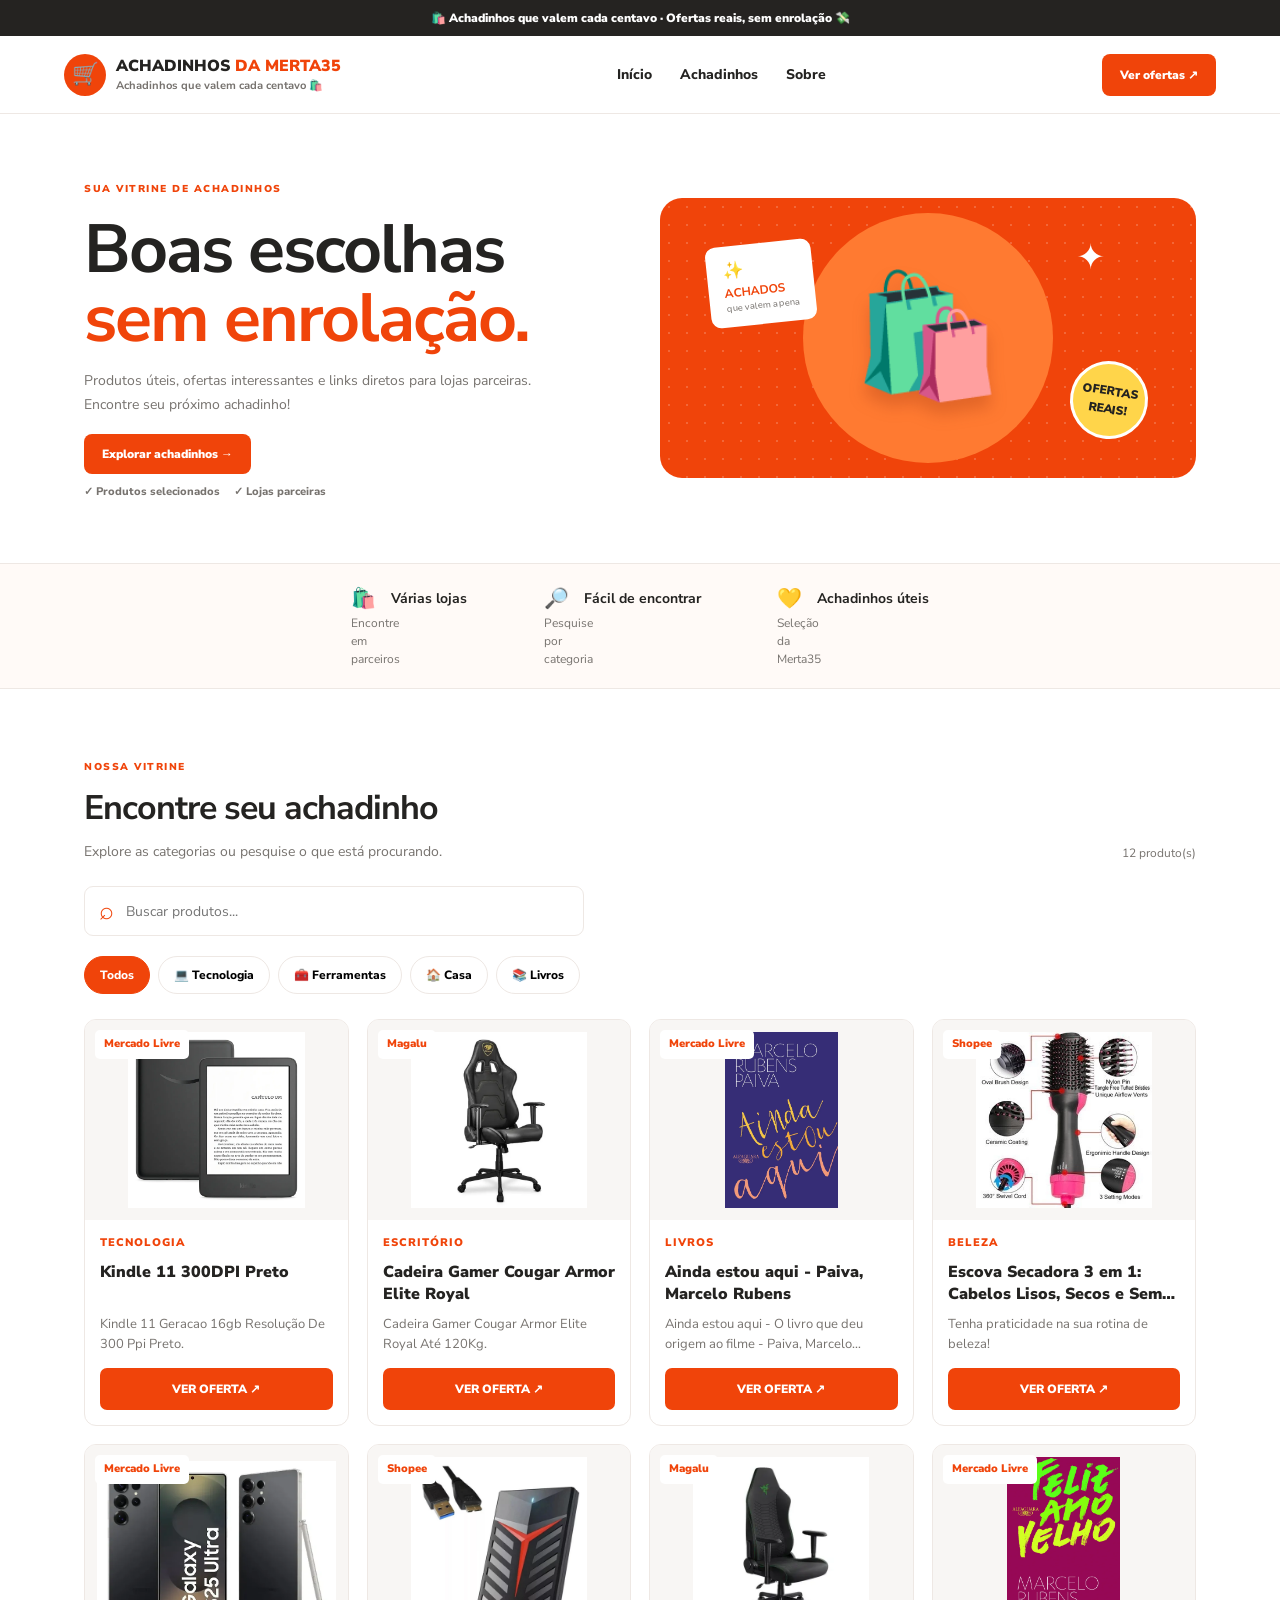
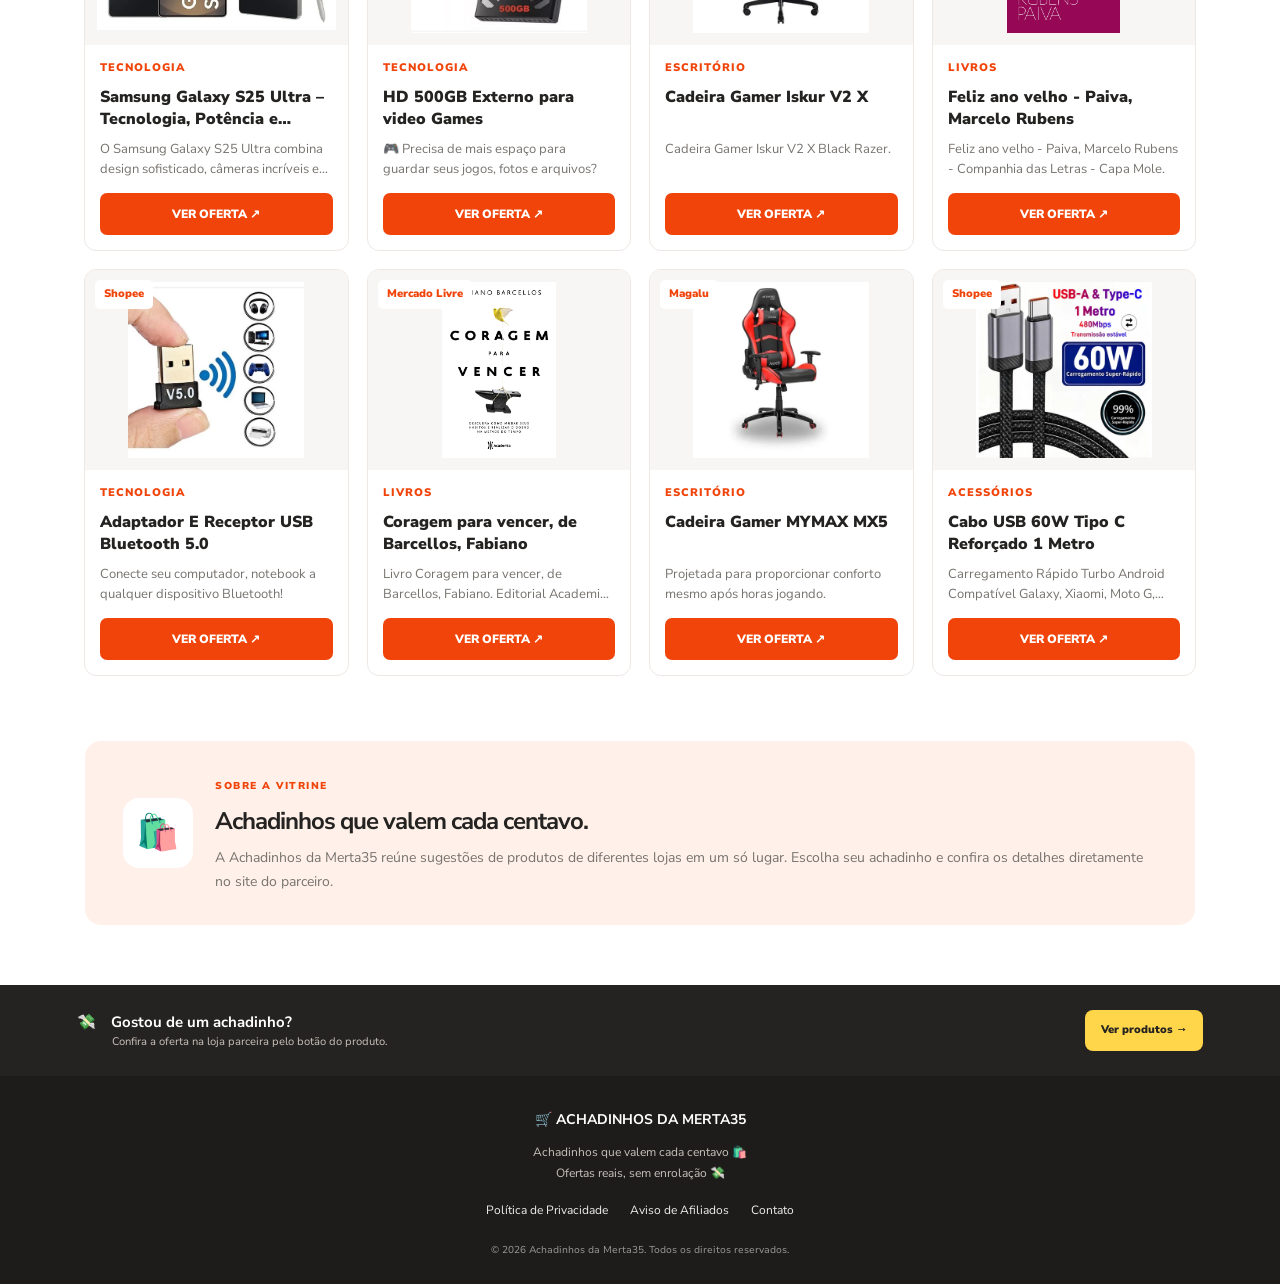
<file: index.html>
<!doctype html>
<html lang="pt-BR"><head><meta charset="utf-8"><meta name="viewport" content="width=device-width,initial-scale=1"><meta name="description" content="Achadinhos que valem cada centavo. Ofertas reais, sem enrolação."><meta name="theme-color" content="#f0440a"><meta name="p:domain_verify" content="083136e4441e8eb9bd2fec5c84f4f0e6"/><title>Achadinhos da Merta35</title><link rel="preconnect" href="https://fonts.googleapis.com"><link href="https://fonts.googleapis.com/css2?family=Nunito+Sans:wght@400;600;700;800;900&display=swap" rel="stylesheet"><link rel="stylesheet" href="style.css"></head>
<body><div class="topline">🛍️ Achadinhos que valem cada centavo · Ofertas reais, sem enrolação 💸</div>
<header><a class="brand" href="#"><span class="cart">🛒</span><span><b>ACHADINHOS <i>DA MERTA35</i></b><small>Achadinhos que valem cada centavo 🛍️</small></span></a><nav><a href="#inicio">Início</a><a href="#produtos">Achadinhos</a><a href="#sobre">Sobre</a></nav><a class="headbtn" href="#produtos">Ver ofertas ↗</a></header>
<main><section class="hero" id="inicio"><div><label>SUA VITRINE DE ACHADINHOS</label><h1>Boas escolhas<br><em>sem enrolação.</em></h1><p>Produtos úteis, ofertas interessantes e links diretos para lojas parceiras. Encontre seu próximo achadinho!</p><a class="btn" href="#produtos">Explorar achadinhos →</a><div class="checks">✓ Produtos selecionados　 ✓ Lojas parceiras</div></div><div class="heroart"><div class="sun"></div><div class="mini">✨<b>ACHADOS</b><small>que valem a pena</small></div><div class="bag">🛍️</div><div class="sticker">OFERTAS<br>REAIS!</div><span class="spark">✦</span></div></section>
<section class="benefits"><div>🛍️ <b>Várias lojas</b><small>Encontre em parceiros</small></div><div>🔎 <b>Fácil de encontrar</b><small>Pesquise por categoria</small></div><div>💛 <b>Achadinhos úteis</b><small>Seleção da Merta35</small></div></section>
<section class="catalog" id="produtos"><div class="heading"><div><label>NOSSA VITRINE</label><h2>Encontre seu achadinho</h2><p>Explore as categorias ou pesquise o que está procurando.</p></div><span id="count"></span></div><div class="search"><span>⌕</span><input id="search" type="search" placeholder="Buscar produtos..."></div><div class="filters"><button class="active" data-cat="Todos">Todos</button><button data-cat="Tecnologia">💻 Tecnologia</button><button data-cat="Ferramentas">🧰 Ferramentas</button><button data-cat="Casa">🏠 Casa</button><button data-cat="Livros">📚 Livros</button></div><div class="grid" id="grid"></div><div id="empty" hidden class="empty">🔎<h3>Nenhum achadinho encontrado</h3><p>Tente outro termo ou categoria.</p><button id="clear">Limpar busca</button></div></section>
<section class="about" id="sobre"><div class="abouticon">🛍️</div><div><label>SOBRE A VITRINE</label><h2>Achadinhos que valem cada centavo.</h2><p>A Achadinhos da Merta35 reúne sugestões de produtos de diferentes lojas em um só lugar. Escolha seu achadinho e confira os detalhes diretamente no site do parceiro.</p></div></section>
<section class="closing"><div><b>💸　Gostou de um achadinho?</b><small>Confira a oferta na loja parceira pelo botão do produto.</small></div><a href="#produtos">Ver produtos →</a></section></main>
<footer><b>🛒 ACHADINHOS DA MERTA35</b><p>Achadinhos que valem cada centavo 🛍️<br>Ofertas reais, sem enrolação 💸</p><div><a href="politica-de-privacidade.html">Política de Privacidade</a><a href="aviso-de-afiliados.html">Aviso de Afiliados</a><a href="mailto:SEU-EMAIL-AQUI">Contato</a></div><small>© <span id="year"></span> Achadinhos da Merta35. Todos os direitos reservados.</small></footer>
<script src="produtos.js"></script><script src="script.js"></script></body></html>
</file>
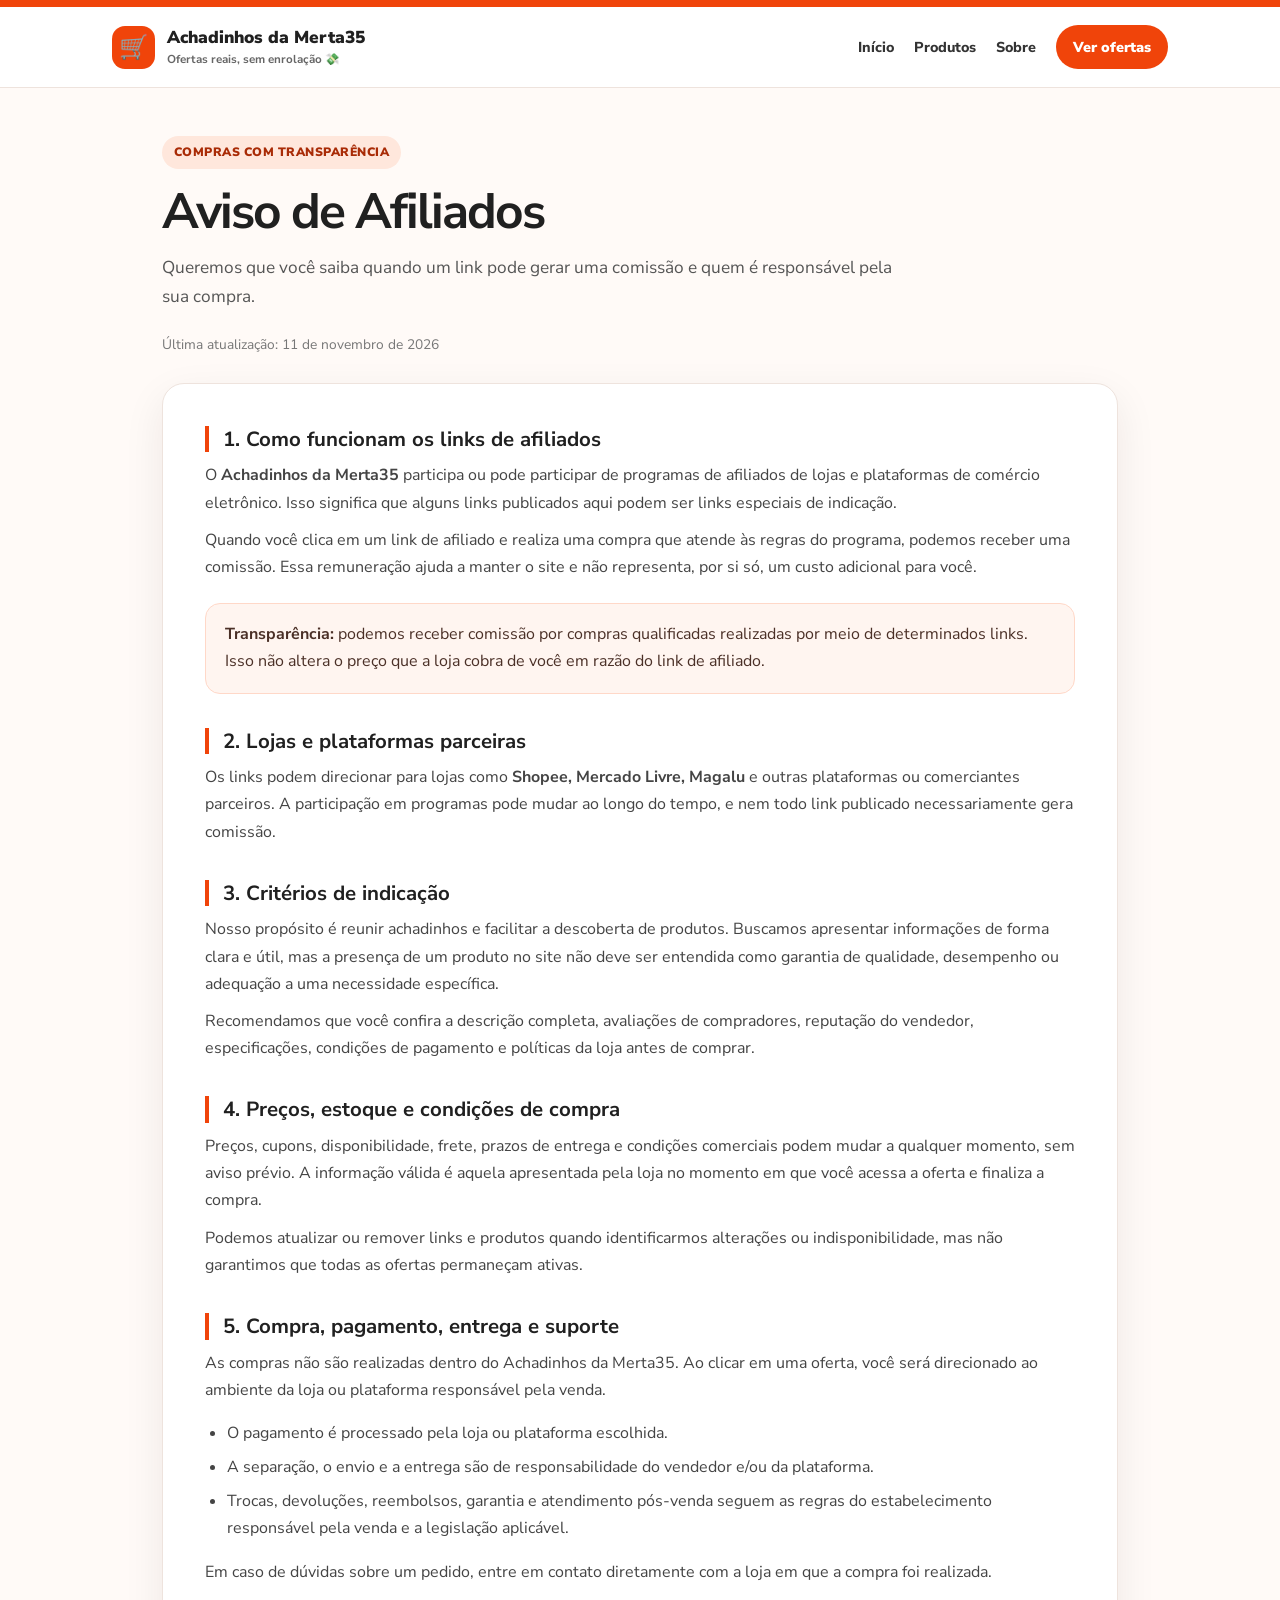
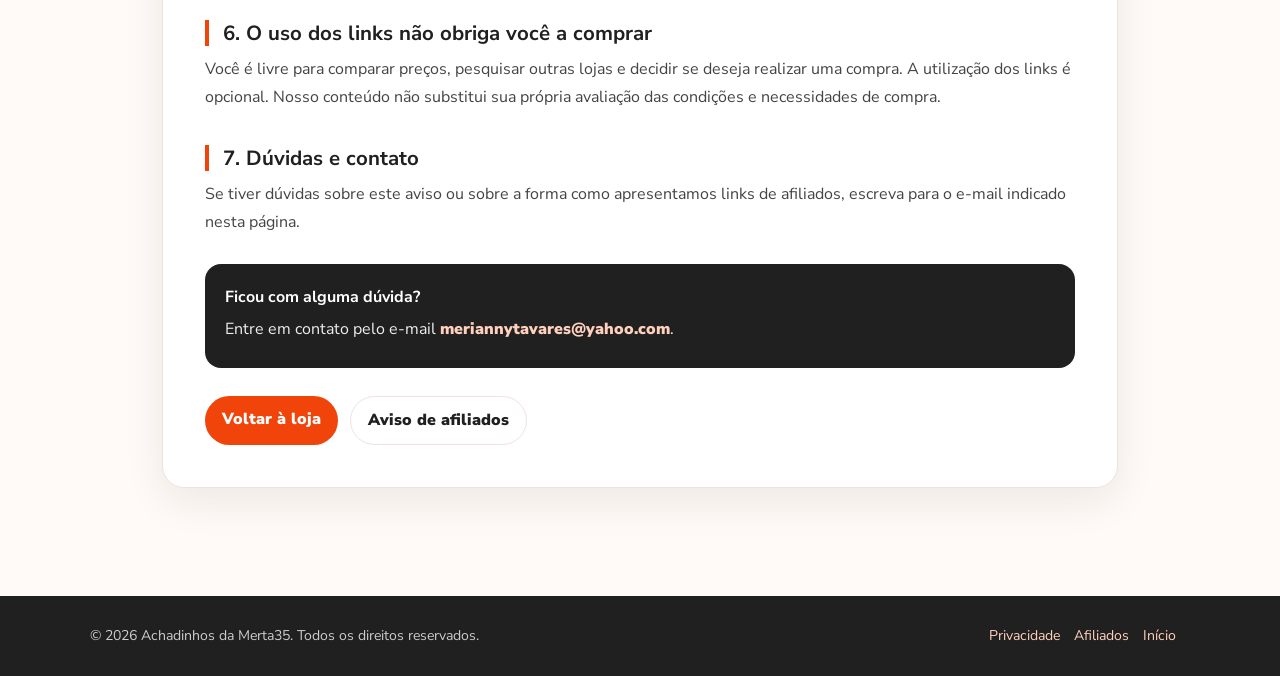
<file: aviso-de-afiliados.html>
<!doctype html>
<html lang="pt-BR">
<head>
<meta charset="utf-8">
<meta name="viewport" content="width=device-width, initial-scale=1">
<meta name="description" content="Entenda como funcionam os links de afiliados e como o Achadinhos da Merta35 pode receber comissões.">
<meta name="theme-color" content="#f0440a">
<title>Aviso de Afiliados | Achadinhos da Merta35</title>
<link rel="preconnect" href="https://fonts.googleapis.com">
<link rel="preconnect" href="https://fonts.gstatic.com" crossorigin>
<link href="https://fonts.googleapis.com/css2?family=Nunito+Sans:wght@400;600;700;800;900&display=swap" rel="stylesheet">
<style>
:root{--orange:#f0440a;--orange-dark:#cf3504;--ink:#202020;--muted:#666;--paper:#fff;--soft:#fff5f0;--line:#eee3dd;--shadow:0 14px 40px rgba(40,20,10,.08)}
*{box-sizing:border-box}
html{scroll-behavior:smooth}
body{margin:0;background:#fffaf7;color:var(--ink);font-family:"Nunito Sans",Arial,sans-serif;line-height:1.7}
a{color:var(--orange-dark);text-decoration:none}
a:hover{text-decoration:underline}
.topline{height:7px;background:var(--orange)}
header{background:#fff;border-bottom:1px solid var(--line)}
.header-inner{max-width:1100px;margin:auto;padding:18px 22px;display:flex;align-items:center;justify-content:space-between;gap:20px}
.brand{display:flex;align-items:center;gap:12px;color:var(--ink);font-weight:900;font-size:1.08rem;line-height:1.2}
.brand:hover{text-decoration:none}
.brand-mark{width:43px;height:43px;border-radius:13px;background:var(--orange);color:white;display:grid;place-items:center;font-size:24px}
.brand small{display:block;color:var(--muted);font-size:.72rem;font-weight:700;margin-top:4px}
nav{display:flex;align-items:center;gap:20px;flex-wrap:wrap;font-size:.9rem;font-weight:800}
nav a{color:#333}
nav .cta,.button{display:inline-block;background:var(--orange);color:white;padding:10px 17px;border-radius:999px;font-weight:900}
nav .cta:hover,.button:hover{background:var(--orange-dark);text-decoration:none}
main{max-width:1000px;margin:48px auto;padding:0 22px 60px}
.eyebrow{display:inline-block;background:#ffe7dc;color:#a92b06;border-radius:999px;padding:6px 12px;font-size:.76rem;font-weight:900;letter-spacing:.04em;text-transform:uppercase}
h1{font-size:clamp(2rem,5vw,3.1rem);line-height:1.12;letter-spacing:-.04em;margin:16px 0 12px}
.intro{font-size:1.08rem;color:#555;max-width:760px;margin:0 0 22px}
.updated{font-size:.86rem;color:#777;margin-bottom:26px}
.content-card{background:#fff;border:1px solid var(--line);border-radius:22px;padding:clamp(22px,4vw,42px);box-shadow:var(--shadow)}
.content-card h2{font-size:1.28rem;line-height:1.3;margin:34px 0 10px;padding-left:14px;border-left:4px solid var(--orange)}
.content-card h2:first-child{margin-top:0}
.content-card p{margin:10px 0;color:#444}
.content-card ul{padding-left:22px;color:#444}
.content-card li{margin:7px 0}
.highlight{background:var(--soft);border:1px solid #ffd8c8;border-radius:15px;padding:17px 19px;margin:22px 0;color:#4b3027}
.contact{margin-top:28px;padding:20px;border-radius:16px;background:#202020;color:#fff}
.contact p{color:#eee;margin:5px 0}
.contact a{color:#ffd0bd;font-weight:900}
.actions{display:flex;gap:12px;flex-wrap:wrap;margin-top:28px}
.button.secondary{background:#fff;color:var(--ink);border:1px solid var(--line)}
footer{background:#202020;color:#eee;padding:28px 22px}
.footer-inner{max-width:1100px;margin:auto;display:flex;justify-content:space-between;gap:20px;flex-wrap:wrap;font-size:.88rem}
footer a{color:#ffd0bd;margin-right:14px}
footer p{margin:0;color:#ccc}
@media(max-width:650px){.header-inner{align-items:flex-start;flex-direction:column}nav{gap:12px}.content-card{border-radius:16px}main{margin:30px auto;padding-left:15px;padding-right:15px}.intro{font-size:1rem}}
</style>
</head>
<body>
<div class="topline"></div>
<header>
  <div class="header-inner">
    <a class="brand" href="index.html">
      <span class="brand-mark" aria-hidden="true">🛒</span>
      <span>Achadinhos da Merta35<small>Ofertas reais, sem enrolação 💸</small></span>
    </a>
    <nav aria-label="Navegação principal">
      <a href="index.html#inicio">Início</a>
      <a href="index.html#produtos">Produtos</a>
      <a href="index.html#sobre">Sobre</a>
      <a class="cta" href="index.html#produtos">Ver ofertas</a>
    </nav>
  </div>
</header>
<main>
  <span class="eyebrow">Compras com transparência</span>
  <h1>Aviso de Afiliados</h1>
  <p class="intro">Queremos que você saiba quando um link pode gerar uma comissão e quem é responsável pela sua compra.</p>
  <p class="updated">Última atualização: 11 de novembro de 2026</p>
  <article class="content-card">
  
<h2>1. Como funcionam os links de afiliados</h2>
<p>O <strong>Achadinhos da Merta35</strong> participa ou pode participar de programas de afiliados de lojas e plataformas de comércio eletrônico. Isso significa que alguns links publicados aqui podem ser links especiais de indicação.</p>
<p>Quando você clica em um link de afiliado e realiza uma compra que atende às regras do programa, podemos receber uma comissão. Essa remuneração ajuda a manter o site e não representa, por si só, um custo adicional para você.</p>

<div class="highlight"><strong>Transparência:</strong> podemos receber comissão por compras qualificadas realizadas por meio de determinados links. Isso não altera o preço que a loja cobra de você em razão do link de afiliado.</div>

<h2>2. Lojas e plataformas parceiras</h2>
<p>Os links podem direcionar para lojas como <strong>Shopee, Mercado Livre, Magalu</strong> e outras plataformas ou comerciantes parceiros. A participação em programas pode mudar ao longo do tempo, e nem todo link publicado necessariamente gera comissão.</p>

<h2>3. Critérios de indicação</h2>
<p>Nosso propósito é reunir achadinhos e facilitar a descoberta de produtos. Buscamos apresentar informações de forma clara e útil, mas a presença de um produto no site não deve ser entendida como garantia de qualidade, desempenho ou adequação a uma necessidade específica.</p>
<p>Recomendamos que você confira a descrição completa, avaliações de compradores, reputação do vendedor, especificações, condições de pagamento e políticas da loja antes de comprar.</p>

<h2>4. Preços, estoque e condições de compra</h2>
<p>Preços, cupons, disponibilidade, frete, prazos de entrega e condições comerciais podem mudar a qualquer momento, sem aviso prévio. A informação válida é aquela apresentada pela loja no momento em que você acessa a oferta e finaliza a compra.</p>
<p>Podemos atualizar ou remover links e produtos quando identificarmos alterações ou indisponibilidade, mas não garantimos que todas as ofertas permaneçam ativas.</p>

<h2>5. Compra, pagamento, entrega e suporte</h2>
<p>As compras não são realizadas dentro do Achadinhos da Merta35. Ao clicar em uma oferta, você será direcionado ao ambiente da loja ou plataforma responsável pela venda.</p>
<ul>
<li>O pagamento é processado pela loja ou plataforma escolhida.</li>
<li>A separação, o envio e a entrega são de responsabilidade do vendedor e/ou da plataforma.</li>
<li>Trocas, devoluções, reembolsos, garantia e atendimento pós-venda seguem as regras do estabelecimento responsável pela venda e a legislação aplicável.</li>
</ul>
<p>Em caso de dúvidas sobre um pedido, entre em contato diretamente com a loja em que a compra foi realizada.</p>

<h2>6. O uso dos links não obriga você a comprar</h2>
<p>Você é livre para comparar preços, pesquisar outras lojas e decidir se deseja realizar uma compra. A utilização dos links é opcional. Nosso conteúdo não substitui sua própria avaliação das condições e necessidades de compra.</p>

<h2>7. Dúvidas e contato</h2>
<p>Se tiver dúvidas sobre este aviso ou sobre a forma como apresentamos links de afiliados, escreva para o e-mail indicado nesta página.</p>

  <div class="contact">
    <strong>Ficou com alguma dúvida?</strong>
    <p>Entre em contato pelo e-mail <a href="mailto:meriannytavares@yahoo.com">meriannytavares@yahoo.com</a>.</p>
  </div>
  <div class="actions">
    <a class="button" href="index.html">Voltar à loja</a>
    <a class="button secondary" href="aviso-de-afiliados.html">Aviso de afiliados</a>
  </div>
  </article>
</main>
<footer>
  <div class="footer-inner">
    <p>© 2026 Achadinhos da Merta35. Todos os direitos reservados.</p>
    <div><a href="politica-de-privacidade.html">Privacidade</a><a href="aviso-de-afiliados.html">Afiliados</a><a href="index.html">Início</a></div>
  </div>
</footer>
</body>
</html>
</file>
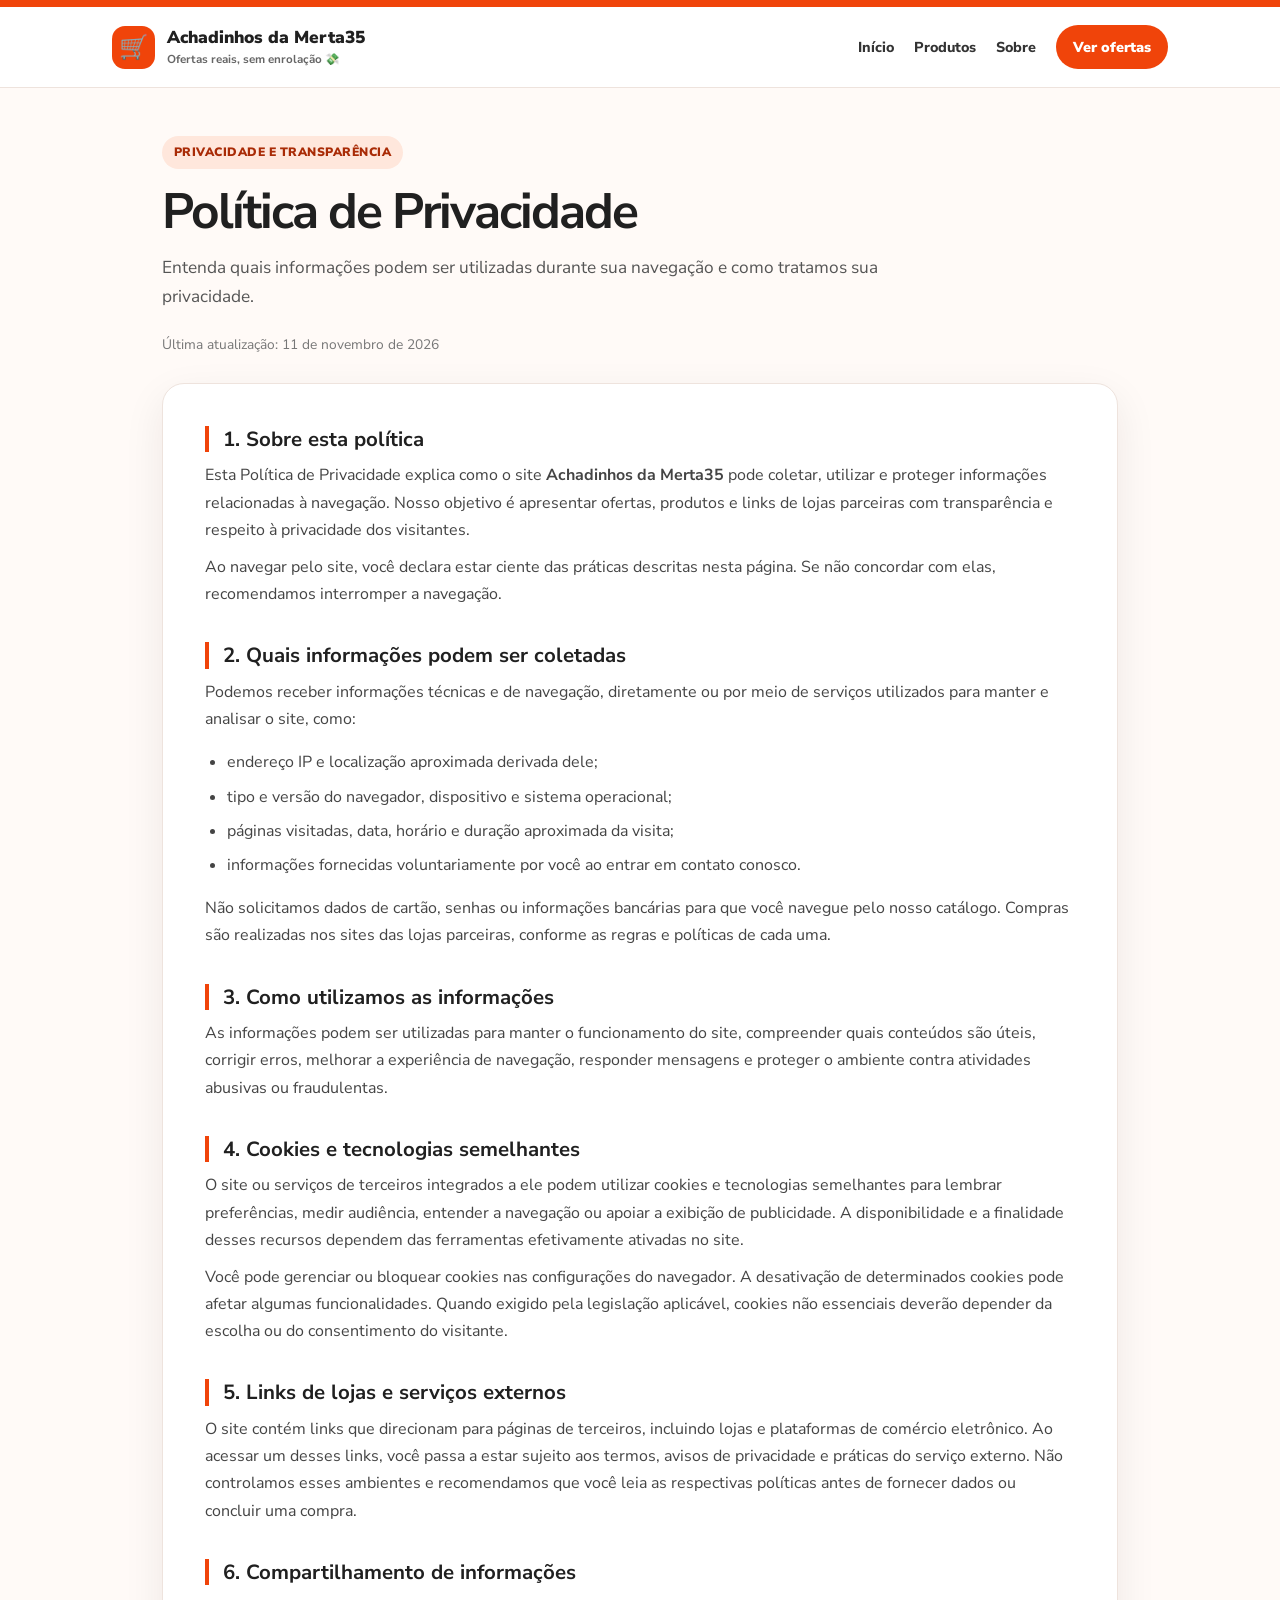
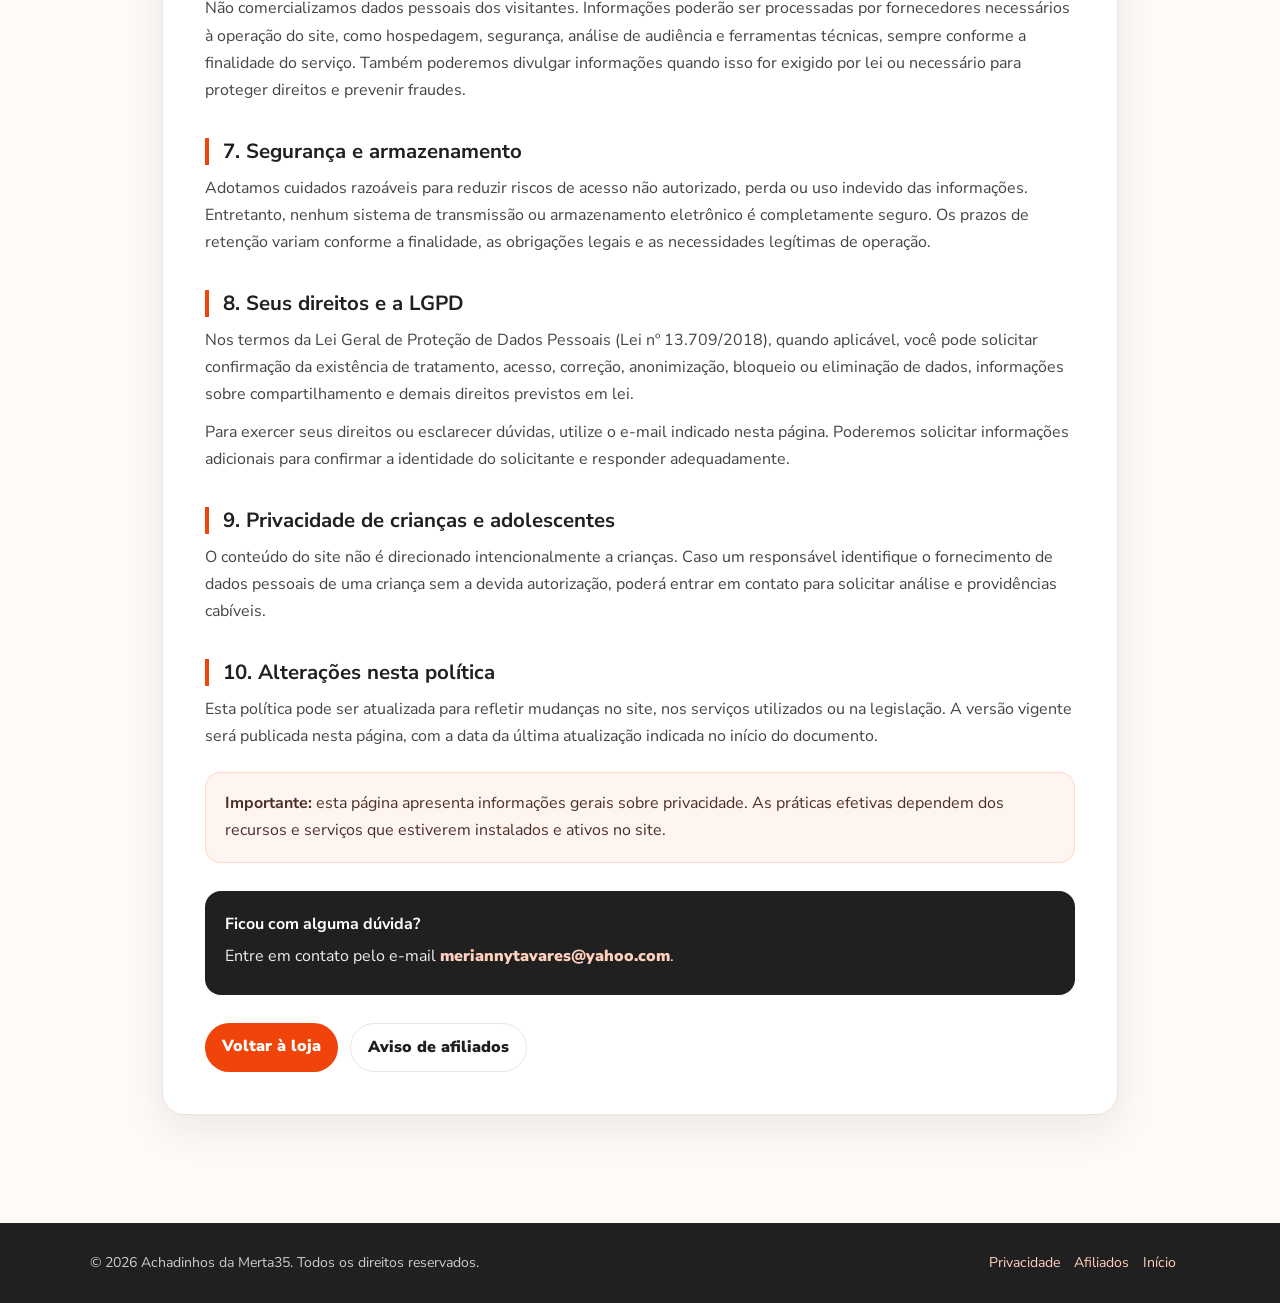
<file: politica-de-privacidade.html>
<!doctype html>
<html lang="pt-BR">
<head>
<meta charset="utf-8">
<meta name="viewport" content="width=device-width, initial-scale=1">
<meta name="description" content="Saiba como o Achadinhos da Merta35 trata informações de navegação, cookies e links externos.">
<meta name="theme-color" content="#f0440a">
<title>Política de Privacidade | Achadinhos da Merta35</title>
<link rel="preconnect" href="https://fonts.googleapis.com">
<link rel="preconnect" href="https://fonts.gstatic.com" crossorigin>
<link href="https://fonts.googleapis.com/css2?family=Nunito+Sans:wght@400;600;700;800;900&display=swap" rel="stylesheet">
<style>
:root{--orange:#f0440a;--orange-dark:#cf3504;--ink:#202020;--muted:#666;--paper:#fff;--soft:#fff5f0;--line:#eee3dd;--shadow:0 14px 40px rgba(40,20,10,.08)}
*{box-sizing:border-box}
html{scroll-behavior:smooth}
body{margin:0;background:#fffaf7;color:var(--ink);font-family:"Nunito Sans",Arial,sans-serif;line-height:1.7}
a{color:var(--orange-dark);text-decoration:none}
a:hover{text-decoration:underline}
.topline{height:7px;background:var(--orange)}
header{background:#fff;border-bottom:1px solid var(--line)}
.header-inner{max-width:1100px;margin:auto;padding:18px 22px;display:flex;align-items:center;justify-content:space-between;gap:20px}
.brand{display:flex;align-items:center;gap:12px;color:var(--ink);font-weight:900;font-size:1.08rem;line-height:1.2}
.brand:hover{text-decoration:none}
.brand-mark{width:43px;height:43px;border-radius:13px;background:var(--orange);color:white;display:grid;place-items:center;font-size:24px}
.brand small{display:block;color:var(--muted);font-size:.72rem;font-weight:700;margin-top:4px}
nav{display:flex;align-items:center;gap:20px;flex-wrap:wrap;font-size:.9rem;font-weight:800}
nav a{color:#333}
nav .cta,.button{display:inline-block;background:var(--orange);color:white;padding:10px 17px;border-radius:999px;font-weight:900}
nav .cta:hover,.button:hover{background:var(--orange-dark);text-decoration:none}
main{max-width:1000px;margin:48px auto;padding:0 22px 60px}
.eyebrow{display:inline-block;background:#ffe7dc;color:#a92b06;border-radius:999px;padding:6px 12px;font-size:.76rem;font-weight:900;letter-spacing:.04em;text-transform:uppercase}
h1{font-size:clamp(2rem,5vw,3.1rem);line-height:1.12;letter-spacing:-.04em;margin:16px 0 12px}
.intro{font-size:1.08rem;color:#555;max-width:760px;margin:0 0 22px}
.updated{font-size:.86rem;color:#777;margin-bottom:26px}
.content-card{background:#fff;border:1px solid var(--line);border-radius:22px;padding:clamp(22px,4vw,42px);box-shadow:var(--shadow)}
.content-card h2{font-size:1.28rem;line-height:1.3;margin:34px 0 10px;padding-left:14px;border-left:4px solid var(--orange)}
.content-card h2:first-child{margin-top:0}
.content-card p{margin:10px 0;color:#444}
.content-card ul{padding-left:22px;color:#444}
.content-card li{margin:7px 0}
.highlight{background:var(--soft);border:1px solid #ffd8c8;border-radius:15px;padding:17px 19px;margin:22px 0;color:#4b3027}
.contact{margin-top:28px;padding:20px;border-radius:16px;background:#202020;color:#fff}
.contact p{color:#eee;margin:5px 0}
.contact a{color:#ffd0bd;font-weight:900}
.actions{display:flex;gap:12px;flex-wrap:wrap;margin-top:28px}
.button.secondary{background:#fff;color:var(--ink);border:1px solid var(--line)}
footer{background:#202020;color:#eee;padding:28px 22px}
.footer-inner{max-width:1100px;margin:auto;display:flex;justify-content:space-between;gap:20px;flex-wrap:wrap;font-size:.88rem}
footer a{color:#ffd0bd;margin-right:14px}
footer p{margin:0;color:#ccc}
@media(max-width:650px){.header-inner{align-items:flex-start;flex-direction:column}nav{gap:12px}.content-card{border-radius:16px}main{margin:30px auto;padding-left:15px;padding-right:15px}.intro{font-size:1rem}}
</style>
</head>
<body>
<div class="topline"></div>
<header>
  <div class="header-inner">
    <a class="brand" href="index.html">
      <span class="brand-mark" aria-hidden="true">🛒</span>
      <span>Achadinhos da Merta35<small>Ofertas reais, sem enrolação 💸</small></span>
    </a>
    <nav aria-label="Navegação principal">
      <a href="index.html#inicio">Início</a>
      <a href="index.html#produtos">Produtos</a>
      <a href="index.html#sobre">Sobre</a>
      <a class="cta" href="index.html#produtos">Ver ofertas</a>
    </nav>
  </div>
</header>
<main>
  <span class="eyebrow">Privacidade e transparência</span>
  <h1>Política de Privacidade</h1>
  <p class="intro">Entenda quais informações podem ser utilizadas durante sua navegação e como tratamos sua privacidade.</p>
  <p class="updated">Última atualização: 11 de novembro de 2026</p>
  <article class="content-card">
  
<h2>1. Sobre esta política</h2>
<p>Esta Política de Privacidade explica como o site <strong>Achadinhos da Merta35</strong> pode coletar, utilizar e proteger informações relacionadas à navegação. Nosso objetivo é apresentar ofertas, produtos e links de lojas parceiras com transparência e respeito à privacidade dos visitantes.</p>
<p>Ao navegar pelo site, você declara estar ciente das práticas descritas nesta página. Se não concordar com elas, recomendamos interromper a navegação.</p>

<h2>2. Quais informações podem ser coletadas</h2>
<p>Podemos receber informações técnicas e de navegação, diretamente ou por meio de serviços utilizados para manter e analisar o site, como:</p>
<ul>
<li>endereço IP e localização aproximada derivada dele;</li>
<li>tipo e versão do navegador, dispositivo e sistema operacional;</li>
<li>páginas visitadas, data, horário e duração aproximada da visita;</li>
<li>informações fornecidas voluntariamente por você ao entrar em contato conosco.</li>
</ul>
<p>Não solicitamos dados de cartão, senhas ou informações bancárias para que você navegue pelo nosso catálogo. Compras são realizadas nos sites das lojas parceiras, conforme as regras e políticas de cada uma.</p>

<h2>3. Como utilizamos as informações</h2>
<p>As informações podem ser utilizadas para manter o funcionamento do site, compreender quais conteúdos são úteis, corrigir erros, melhorar a experiência de navegação, responder mensagens e proteger o ambiente contra atividades abusivas ou fraudulentas.</p>

<h2>4. Cookies e tecnologias semelhantes</h2>
<p>O site ou serviços de terceiros integrados a ele podem utilizar cookies e tecnologias semelhantes para lembrar preferências, medir audiência, entender a navegação ou apoiar a exibição de publicidade. A disponibilidade e a finalidade desses recursos dependem das ferramentas efetivamente ativadas no site.</p>
<p>Você pode gerenciar ou bloquear cookies nas configurações do navegador. A desativação de determinados cookies pode afetar algumas funcionalidades. Quando exigido pela legislação aplicável, cookies não essenciais deverão depender da escolha ou do consentimento do visitante.</p>

<h2>5. Links de lojas e serviços externos</h2>
<p>O site contém links que direcionam para páginas de terceiros, incluindo lojas e plataformas de comércio eletrônico. Ao acessar um desses links, você passa a estar sujeito aos termos, avisos de privacidade e práticas do serviço externo. Não controlamos esses ambientes e recomendamos que você leia as respectivas políticas antes de fornecer dados ou concluir uma compra.</p>

<h2>6. Compartilhamento de informações</h2>
<p>Não comercializamos dados pessoais dos visitantes. Informações poderão ser processadas por fornecedores necessários à operação do site, como hospedagem, segurança, análise de audiência e ferramentas técnicas, sempre conforme a finalidade do serviço. Também poderemos divulgar informações quando isso for exigido por lei ou necessário para proteger direitos e prevenir fraudes.</p>

<h2>7. Segurança e armazenamento</h2>
<p>Adotamos cuidados razoáveis para reduzir riscos de acesso não autorizado, perda ou uso indevido das informações. Entretanto, nenhum sistema de transmissão ou armazenamento eletrônico é completamente seguro. Os prazos de retenção variam conforme a finalidade, as obrigações legais e as necessidades legítimas de operação.</p>

<h2>8. Seus direitos e a LGPD</h2>
<p>Nos termos da Lei Geral de Proteção de Dados Pessoais (Lei nº 13.709/2018), quando aplicável, você pode solicitar confirmação da existência de tratamento, acesso, correção, anonimização, bloqueio ou eliminação de dados, informações sobre compartilhamento e demais direitos previstos em lei.</p>
<p>Para exercer seus direitos ou esclarecer dúvidas, utilize o e-mail indicado nesta página. Poderemos solicitar informações adicionais para confirmar a identidade do solicitante e responder adequadamente.</p>

<h2>9. Privacidade de crianças e adolescentes</h2>
<p>O conteúdo do site não é direcionado intencionalmente a crianças. Caso um responsável identifique o fornecimento de dados pessoais de uma criança sem a devida autorização, poderá entrar em contato para solicitar análise e providências cabíveis.</p>

<h2>10. Alterações nesta política</h2>
<p>Esta política pode ser atualizada para refletir mudanças no site, nos serviços utilizados ou na legislação. A versão vigente será publicada nesta página, com a data da última atualização indicada no início do documento.</p>

<div class="highlight"><strong>Importante:</strong> esta página apresenta informações gerais sobre privacidade. As práticas efetivas dependem dos recursos e serviços que estiverem instalados e ativos no site.</div>

  <div class="contact">
    <strong>Ficou com alguma dúvida?</strong>
    <p>Entre em contato pelo e-mail <a href="mailto:meriannytavares@yahoo.com">meriannytavares@yahoo.com</a>.</p>
  </div>
  <div class="actions">
    <a class="button" href="index.html">Voltar à loja</a>
    <a class="button secondary" href="aviso-de-afiliados.html">Aviso de afiliados</a>
  </div>
  </article>
</main>
<footer>
  <div class="footer-inner">
    <p>© 2026 Achadinhos da Merta35. Todos os direitos reservados.</p>
    <div><a href="politica-de-privacidade.html">Privacidade</a><a href="aviso-de-afiliados.html">Afiliados</a><a href="index.html">Início</a></div>
  </div>
</footer>
</body>
</html>
</file>
<file: style.css>
:root{--o:#f0440a;--od:#d93405;--soft:#fff0e9;--ink:#242321;--muted:#77736f;--line:#eee8e4;--cream:#fffaf7;--yellow:#ffd54a}*{box-sizing:border-box}html{scroll-behavior:smooth}body{margin:0;font-family:"Nunito Sans",Arial,sans-serif;color:var(--ink)}a{text-decoration:none;color:inherit}.topline{background:#252321;color:white;text-align:center;padding:9px;font-size:12px;font-weight:900}header{height:78px;padding:0 5vw;display:flex;align-items:center;justify-content:space-between;border-bottom:1px solid var(--line);position:sticky;top:0;background:white;z-index:5}.brand{display:flex;align-items:center;gap:10px}.cart{background:var(--o);color:white;border-radius:50%;width:42px;height:42px;display:grid;place-items:center;font-size:22px}.brand b{font-size:15px;font-weight:1000}.brand i{font-style:normal;color:var(--o)}.brand small{display:block;color:var(--muted);font-size:10px;font-weight:700}nav{display:flex;gap:28px;font-size:13px;font-weight:800}nav a:hover{color:var(--o)}.headbtn,.btn{background:var(--o);color:white;padding:12px 18px;border-radius:8px;font-weight:900;font-size:12px}.hero{max-width:1160px;margin:auto;padding:62px 24px;display:grid;grid-template-columns:1fr 1fr;align-items:center;gap:40px}.hero label,.heading label,.about label{font-size:10px;letter-spacing:1.5px;font-weight:1000;color:var(--o)}h1{font-size:clamp(43px,5.5vw,68px);line-height:1.02;letter-spacing:-2px;margin:16px 0}h1 em{font-style:normal;color:var(--o)}.hero p{max-width:470px;color:var(--muted);font-size:14px;line-height:1.7;margin-bottom:25px}.checks{font-size:11px;font-weight:800;color:var(--muted);margin-top:20px}.heroart{height:280px;border-radius:22px;background:var(--o);background-image:radial-gradient(#ffffff30 1px,transparent 1px);background-size:18px 18px;display:grid;place-items:center;position:relative;overflow:hidden}.sun{position:absolute;width:250px;height:250px;border-radius:50%;background:#ff7a31}.bag{font-size:120px;z-index:1;filter:drop-shadow(0 12px 8px #8b260b40)}.mini{position:absolute;left:9%;top:16%;z-index:2;background:white;padding:12px 16px;border-radius:10px;display:flex;flex-direction:column;transform:rotate(-6deg);font-size:17px}.mini b{font-size:12px;color:var(--o)}.mini small{font-size:9px;color:var(--muted)}.sticker{position:absolute;right:9%;bottom:14%;width:78px;height:78px;border:3px solid white;border-radius:50%;background:var(--yellow);display:grid;place-content:center;text-align:center;font-size:12px;font-weight:1000;transform:rotate(9deg)}.spark{position:absolute;right:17%;top:12%;color:white;font-size:35px}.benefits{background:var(--cream);border-block:1px solid var(--line);display:flex;justify-content:center;gap:8vw;padding:20px}.benefits div{display:grid;grid-template-columns:28px auto;grid-template-rows:auto auto;align-items:center;font-size:20px}.benefits div:first-letter{grid-row:1/3}.benefits b{font-size:12px}.benefits small{font-size:10px;color:var(--muted)}.catalog{max-width:1160px;margin:auto;padding:65px 24px}.heading{display:flex;justify-content:space-between;align-items:end}.heading h2,.about h2{font-size:34px;letter-spacing:-1px;margin:7px 0}.heading p,.about p{font-size:13px;color:var(--muted);margin:0}.heading>span{font-size:11px;color:var(--muted)}.search{max-width:500px;margin-top:24px;border:1px solid var(--line);height:50px;border-radius:9px;display:flex;align-items:center;padding:0 14px;gap:10px}.search span{font-size:25px;color:var(--o)}.search input{border:0;outline:0;flex:1;font:inherit;font-size:13px}.filters{display:flex;flex-wrap:wrap;gap:8px;margin:20px 0 25px}.filters button{border:1px solid var(--line);border-radius:25px;background:white;padding:10px 15px;font:800 11px "Nunito Sans";cursor:pointer}.filters button.active,.filters button:hover{background:var(--o);border-color:var(--o);color:white}.grid{display:grid;grid-template-columns:repeat(4,1fr);gap:16px}.card{border:1px solid var(--line);border-radius:12px;overflow:hidden;transition:.2s}.card:hover{transform:translateY(-4px);box-shadow:0 12px 30px #00000010}.photo{height:195px;background:#f8f6f4;display:grid;place-items:center;position:relative}.photo img{width:100%;height:100%;object-fit:contain;padding:10px}.fallback{font-size:52px}.tag{position:absolute;top:10px;left:10px;background:white;color:var(--o);font-size:9px;font-weight:1000;padding:5px 7px;border-radius:5px}.info{padding:13px}.category{font-size:9px;color:var(--o);font-weight:1000;letter-spacing:1px;text-transform:uppercase}..info h3{
  display:block;
  color:#242321 !important;
  font-family:"Nunito Sans",Arial,sans-serif;
  font-size:16px !important;
  font-weight:900;
  line-height:1.4;
  margin:10px 0;
  min-height:36px;
  visibility:visible;
  opacity:1;
}.info p{font-size:10px;color:var(--muted);line-height:1.45;min-height:30px;margin:0 0 12px}.offer{display:block;text-align:center;background:var(--o);color:white;padding:10px;border-radius:7px;font-size:10px;font-weight:1000}.offer:hover{background:var(--od)}.empty{text-align:center;padding:45px;color:var(--muted)}.empty button{border:0;background:none;color:var(--o);font-weight:900}.about{max-width:1110px;margin:0 auto 60px;padding:32px 38px;background:var(--soft);border-radius:16px;display:flex;gap:22px;align-items:center}.abouticon{width:70px;height:70px;border-radius:16px;background:white;display:grid;place-items:center;font-size:35px;flex-shrink:0}.about h2{font-size:24px}.about p{line-height:1.7}.closing{background:#252321;color:white;padding:25px 6vw;display:flex;justify-content:space-between;align-items:center}.closing small{display:block;color:#c9c1bb;font-size:11px;margin-left:35px}.closing a{background:var(--yellow);color:#242321;padding:12px 16px;border-radius:8px;font-size:11px;font-weight:1000}footer{text-align:center;background:#1d1c1a;color:white;padding:32px 15px 24px}footer>b{font-size:14px}footer p{color:#c8c2bc;font-size:11px;line-height:1.7}footer div{display:flex;justify-content:center;gap:22px;flex-wrap:wrap;margin:18px}footer a{font-size:10px;color:#eee}footer small{font-size:9px;color:#999}
@media(max-width:850px){.grid{grid-template-columns:repeat(3,1fr)}nav{gap:14px}.hero{gap:20px}}@media(max-width:620px){.topline{font-size:9px}header{height:66px;padding:0 13px}.cart{width:36px;height:36px;font-size:19px}.brand b{font-size:12px}.brand small{font-size:8px}nav{display:none}.headbtn{font-size:10px;padding:10px}.hero{display:block;padding:40px 18px 28px}h1{font-size:46px}.hero p{font-size:12px}.heroart{height:195px;margin-top:28px}.bag{font-size:90px}.mini{padding:9px 12px}.sticker{width:65px;height:65px;font-size:10px}.benefits{gap:10px;padding:13px 7px;justify-content:space-around}.benefits div{grid-template-columns:22px auto;column-gap:4px}.benefits b{font-size:9px}.benefits small{font-size:8px}.benefits div{font-size:16px}.catalog{padding:45px 13px}.heading h2{font-size:25px}.heading p{font-size:10px;max-width:250px}.filters{gap:6px}.filters button{font-size:9px;padding:9px 11px}.grid{grid-template-columns:repeat(2,minmax(0,1fr));gap:9px}.photo{height:150px}.info{padding:9px}.info h3{font-size:11px;min-height:32px}.info p{font-size:9px;min-height:38px}.offer{font-size:9px;padding:9px 4px}.about{margin:0 13px 42px;padding:19px 15px;gap:12px;align-items:flex-start}.abouticon{width:46px;height:46px;font-size:24px}.about h2{font-size:18px}.about p{font-size:10px}.closing{padding:20px 14px;gap:10px}.closing b{font-size:12px}.closing small{font-size:9px;margin-left:27px;max-width:200px}.closing a{font-size:9px;padding:10px;white-space:nowrap}footer div{gap:12px}}

/* =================================
   PADRONIZAÇÃO VISUAL DOS TEXTOS
================================= */

body {
  font-size: 15px;
  line-height: 1.5;
}

/* Cabeçalho */
.topline {
  font-size: 12px;
}

nav {
  font-size: 14px;
}

.brand b {
  font-size: 16px;
}

.brand small {
  font-size: 11px;
}

/* Benefícios */
.benefits {
  gap: 6vw;
}

.benefits div {
  grid-template-columns: 32px auto;
  column-gap: 8px;
}

.benefits b {
  font-size: 14px;
}

.benefits small {
  font-size: 12px;
  line-height: 1.5;
}

/* Catálogo */
.heading p {
  font-size: 14px;
}

.heading > span {
  font-size: 12px;
}

.search input {
  font-size: 14px;
}

.filters button {
  font-size: 12px;
}

/* Cartões de produtos */
.tag {
  font-size: 11px;
  padding: 6px 9px;
}

.info {
  padding: 15px;
}

.info .category {
  font-size: 11px;
}

.info h3 {
  font-size: 16px !important;
  line-height: 1.4;
  font-weight: 900;
  min-height: 45px;
}

.info p {
  font-size: 13px;
  line-height: 1.5;
  min-height: 40px;
}

.offer {
  font-size: 12px;
  padding: 12px;
}

/* Rodapé e demais informações */
.about p {
  font-size: 14px;
}

footer p {
  font-size: 12px;
}

footer a {
  font-size: 12px;
}

footer small {
  font-size: 10px;
}

/* =================================
   AJUSTES PARA CELULARES
================================= */

@media (max-width: 620px) {

  .benefits {
    gap: 10px;
    padding: 16px 8px;
  }

  .benefits div {
    grid-template-columns: 22px auto;
    column-gap: 5px;
  }

  .benefits b {
    font-size: 11px;
  }

  .benefits small {
    font-size: 10px;
  }

  .brand b {
    font-size: 12px;
  }

  .info {
    padding: 11px;
  }

  .info h3 {
    font-size: 14px !important;
    min-height: 40px;
  }

  .info p {
    font-size: 12px;
    min-height: 48px;
  }

  .info .category {
    font-size: 10px;
  }

  .tag {
    font-size: 10px;
  }

  .offer {
    font-size: 11px;
  }

  .filters button {
    font-size: 10px;
  }

  .about p {
    font-size: 12px;
  }
}

/* ======================================
   PADRONIZAÇÃO DOS CARTÕES DE PRODUTOS
====================================== */

/* Grade de produtos */
.grid {
  display: grid;
  grid-template-columns: repeat(4, minmax(0, 1fr));
  grid-auto-rows: 1fr;
  align-items: stretch;
  gap: 18px;
}

/* Cartão */
.card {
  display: flex;
  flex-direction: column;
  height: 100%;
  min-width: 0;
  border-radius: 12px;
  overflow: hidden;
}

/* Área das imagens */
.photo {
  width: 100%;
  height: 200px;
  min-height: 200px;
  flex-shrink: 0;
  display: grid;
  place-items: center;
  overflow: hidden;
  background: #f8f6f4;
}

/* Imagens dos produtos */
.photo img {
  width: 100%;
  height: 100%;
  object-fit: contain;
  padding: 12px;
}

/* Informações */
.info {
  display: flex;
  flex-direction: column;
  flex: 1;
  padding: 15px;
  min-width: 0;
}

/* Categoria */
.info .category {
  display: block;
  font-size: 11px;
  line-height: 16px;
  min-height: 16px;
  margin-bottom: 5px;
}

/* Nome do produto */
.info h3 {
  display: -webkit-box;
  -webkit-box-orient: vertical;
  -webkit-line-clamp: 2;
  overflow: hidden;
  min-height: 45px;
  max-height: 45px;
  font-size: 16px !important;
  line-height: 22px;
  font-weight: 900;
  margin: 5px 0 8px;
  color: #242321 !important;
}

/* Descrição */
.info p {
  display: -webkit-box;
  -webkit-box-orient: vertical;
  -webkit-line-clamp: 2;
  overflow: hidden;
  min-height: 40px;
  max-height: 40px;
  font-size: 13px;
  line-height: 20px;
  margin: 0 0 14px;
}

/* Botão sempre na parte inferior */
.info .offer {
  display: block;
  width: 100%;
  margin-top: auto;
  padding: 12px 8px;
  text-align: center;
  font-size: 12px;
  font-weight: 900;
  border-radius: 7px;
}

/* ======================================
   TABLETS
====================================== */

@media (min-width: 621px) and (max-width: 850px) {
  .grid {
    grid-template-columns: repeat(3, minmax(0, 1fr));
    gap: 14px;
  }

  .photo {
    height: 180px;
    min-height: 180px;
  }
}

/* ======================================
   CELULARES
====================================== */

@media (max-width: 620px) {
  .grid {
    grid-template-columns: repeat(2, minmax(0, 1fr));
    gap: 10px;
  }

  .photo {
    height: 155px;
    min-height: 155px;
  }

  .info {
    padding: 11px;
  }

  .info h3 {
    font-size: 14px !important;
    line-height: 19px;
    min-height: 40px;
    max-height: 40px;
  }

  .info p {
    font-size: 12px;
    line-height: 18px;
    min-height: 36px;
    max-height: 36px;
  }

  .info .category {
    font-size: 10px;
  }

  .info .offer {
    font-size: 11px;
    padding: 11px 5px;
  }

  .tag {
    font-size: 10px;
  }
}
/* Imagens completas, sem cortes */
.photo {
  height: 200px;
  min-height: 200px;
  overflow: hidden;
  display: flex;
  align-items: center;
  justify-content: center;
}

.photo img {
  display: block;
  width: 100%;
  height: 100%;
  max-width: 100%;
  max-height: 100%;
  object-fit: contain !important;
  object-position: center center;
  padding: 12px;
  box-sizing: border-box;
}
@media (max-width: 620px) {
  .photo {
    height: 155px;
    min-height: 155px;
  }
}
</file>
